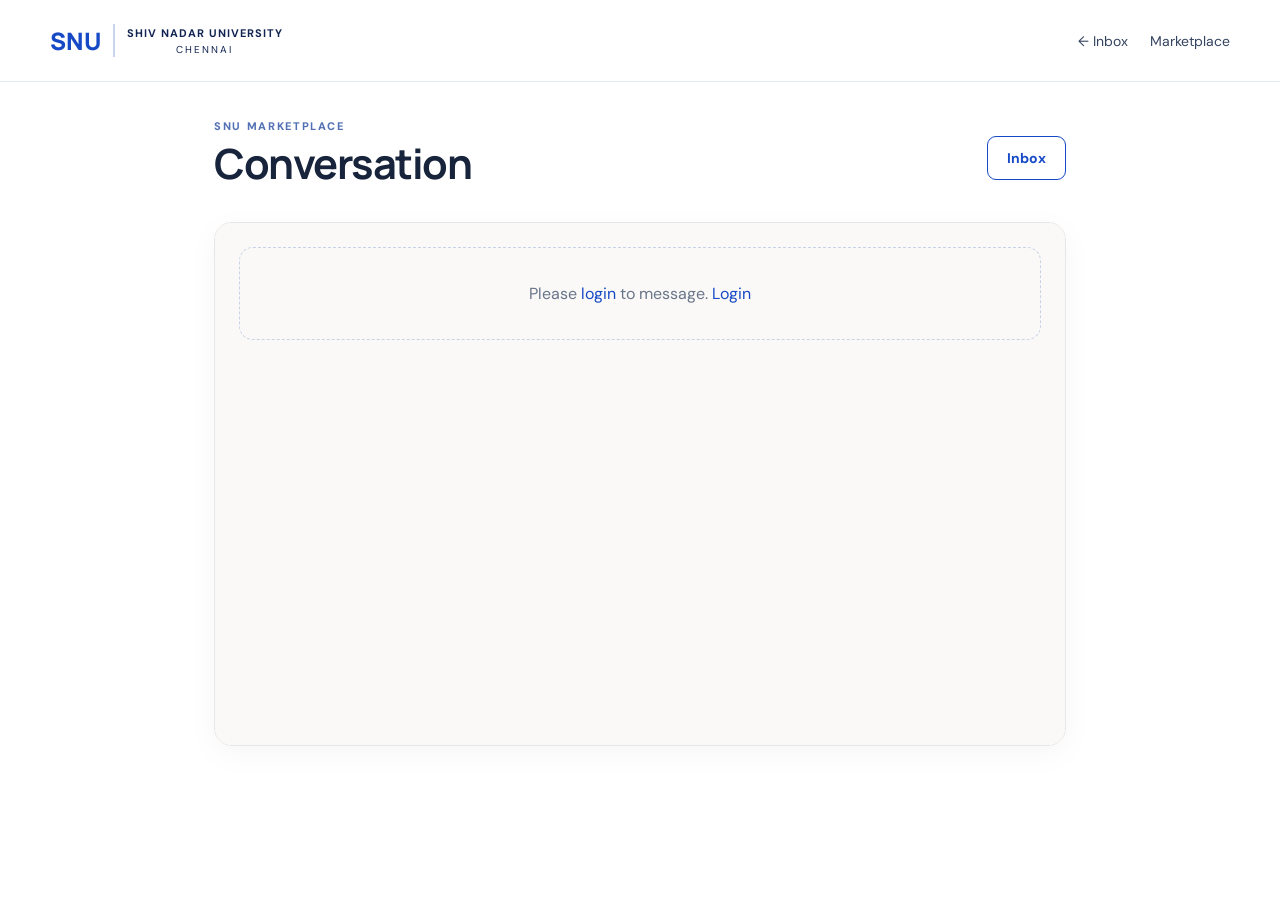
<file: chat.html>
<!doctype html>
<html lang="en">
  <head>
    <meta charset="UTF-8" />
    <meta name="viewport" content="width=device-width,initial-scale=1" />
    <title>Chat | SNU Marketplace</title>
    <link rel="stylesheet" href="css/style.css" />
    <link rel="stylesheet" href="css/messaging.css" />
  </head>
  <body>
    <header class="topbar">
      <a class="brand" href="index.html"
        ><span class="brandmark">SNU</span
        ><span><b>SHIV NADAR UNIVERSITY</b><small>CHENNAI</small></span></a
      >
      <nav>
        <a href="messages.html">← Inbox</a><a href="index.html">Marketplace</a>
      </nav>
    </header>
    <main class="page chat-page">
      <div class="chat-heading">
        <div>
          <span class="eyebrow">SNU MARKETPLACE</span>
          <h1 id="chatTitle">Conversation</h1>
          <p id="productContext" class="muted"></p>
        </div>
        <a class="btn btn-outline" href="messages.html">Inbox</a>
      </div>
      <div class="chat-shell">
        <div id="chatMessages" class="chat-messages"></div>
        <form id="messageForm" class="message-form">
          <input
            id="messageInput"
            maxlength="2000"
            autocomplete="off"
            placeholder="Write a message…"
            required
          /><button class="btn" type="submit">Send ↗</button>
        </form>
      </div>
    </main>
    <script src="js/messaging.js"></script>
  </body>
</html>
</file>
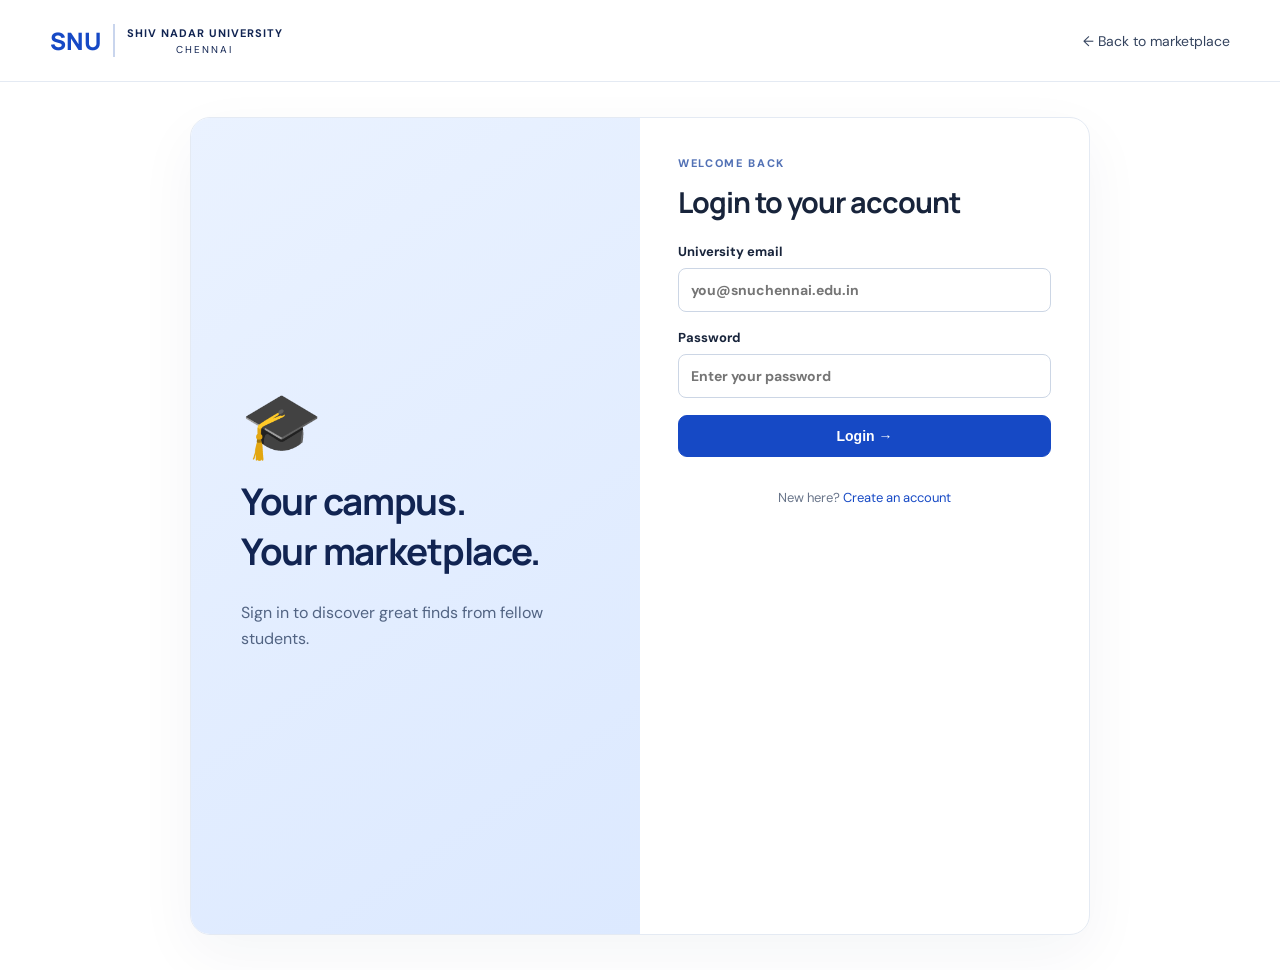
<file: login.html>
<!doctype html>
<html lang="en">
  <head>
    <meta charset="UTF-8" />
    <meta name="viewport" content="width=device-width,initial-scale=1" />
    <title>Login | SNU Marketplace</title>
    <link rel="stylesheet" href="css/style.css" />
  </head>
  <body>
    <header class="topbar">
      <a class="brand" href="index.html"
        ><span class="brandmark">SNU</span
        ><span><b>SHIV NADAR UNIVERSITY</b><small>CHENNAI</small></span></a
      >
      <nav><a href="index.html">← Back to marketplace</a></nav>
    </header>
    <main class="auth-wrap">
      <div class="auth-art">
        <div class="art-icon">🎓</div>
        <h2>Your campus.<br />Your marketplace.</h2>
        <p>Sign in to discover great finds from fellow students.</p>
      </div>
      <form class="form-card" id="loginForm">
        <span class="eyebrow">WELCOME BACK</span>
        <h1>Login to your account</h1>
        <label
          >University email<input
            type="email"
            id="email"
            required
            placeholder="you@snuchennai.edu.in" /></label
        ><label
          >Password<input
            type="password"
            id="password"
            required
            placeholder="Enter your password" /></label
        ><button class="btn full" type="submit">Login →</button>
        <p class="form-foot">
          New here? <a href="register.html">Create an account</a>
        </p>
        <p id="formMessage" class="message"></p>
      </form>
    </main>
    <script src="js/auth.js"></script>
  </body>
</html>
</file>
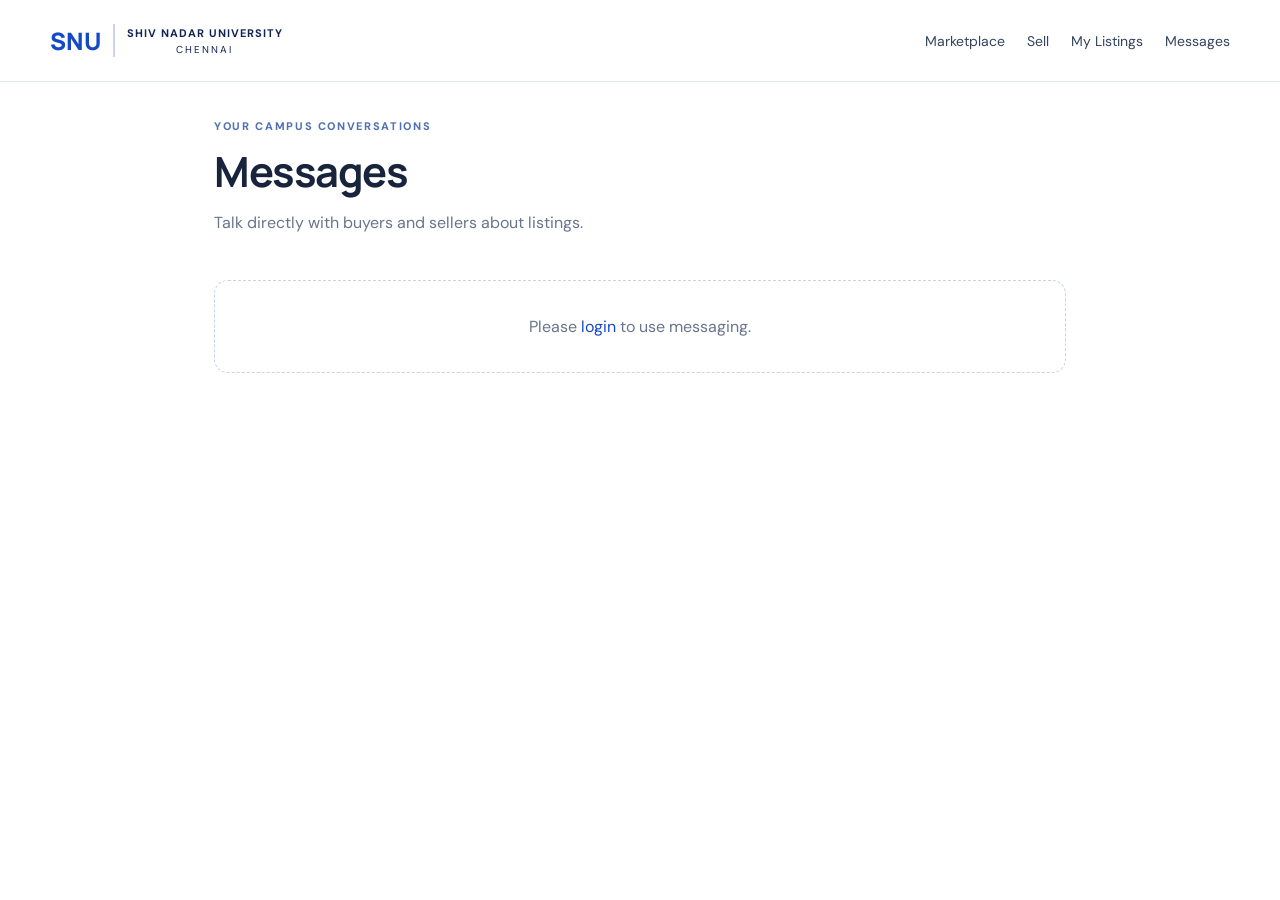
<file: messages.html>
<!doctype html>
<html lang="en">
  <head>
    <meta charset="UTF-8" />
    <meta name="viewport" content="width=device-width,initial-scale=1" />
    <title>Messages | SNU Marketplace</title>
    <link rel="stylesheet" href="css/style.css" />
    <link rel="stylesheet" href="css/messaging.css" />
  </head>
  <body>
    <header class="topbar">
      <a class="brand" href="index.html"
        ><span class="brandmark">SNU</span
        ><span><b>SHIV NADAR UNIVERSITY</b><small>CHENNAI</small></span></a
      >
      <nav>
        <a href="index.html">Marketplace</a><a href="sell.html">Sell</a
        ><a href="my-listings.html">My Listings</a
        ><a class="active" href="messages.html">Messages</a>
      </nav>
    </header>
    <main class="page messaging-page">
      <div class="section-head">
        <div>
          <span class="eyebrow">YOUR CAMPUS CONVERSATIONS</span>
          <h1>Messages</h1>
          <p class="muted">
            Talk directly with buyers and sellers about listings.
          </p>
        </div>
      </div>
      <div id="inbox" class="inbox-list"></div>
    </main>
    <script src="js/messaging.js"></script>
  </body>
</html>
</file>
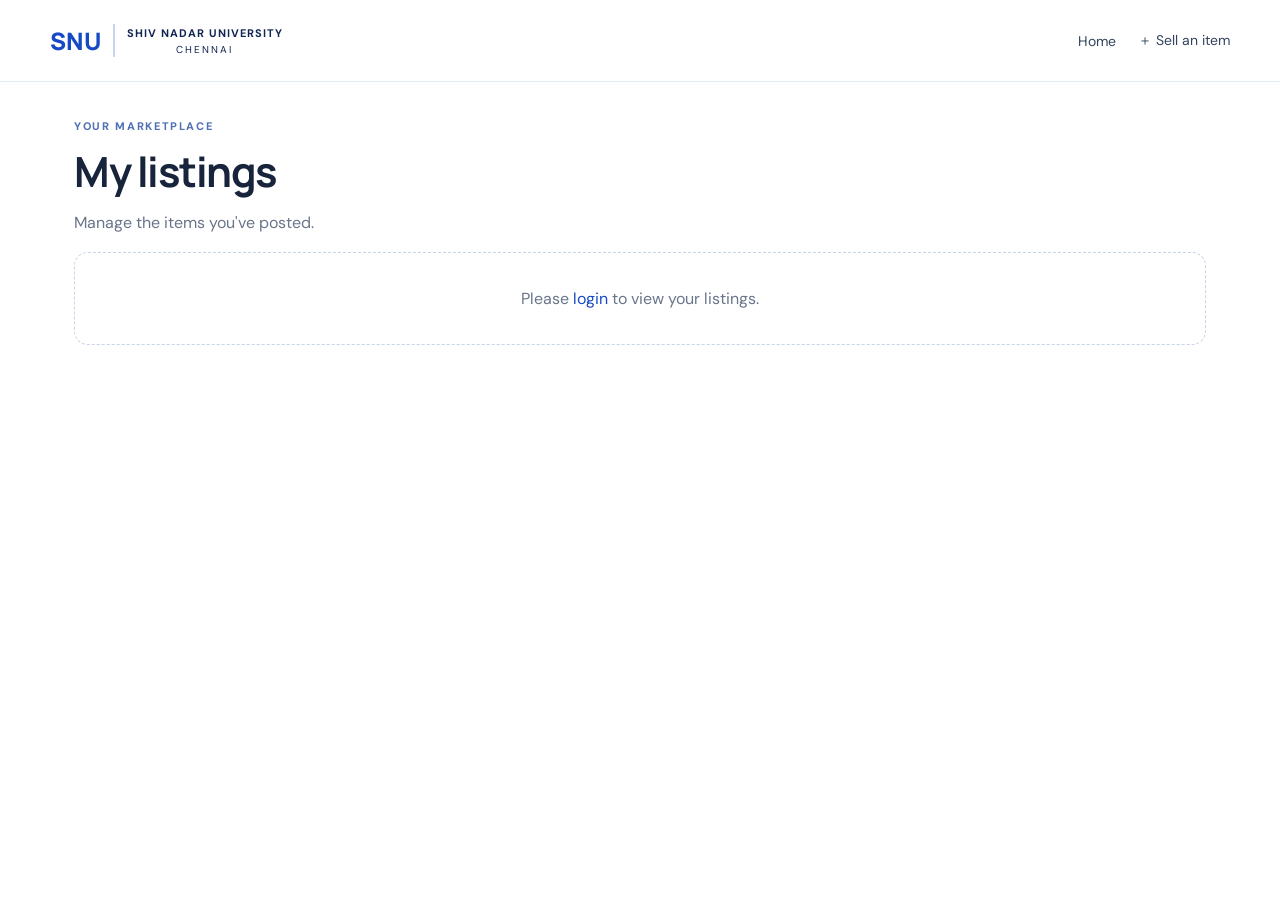
<file: my-listings.html>
<!doctype html>
<html lang="en">
  <head>
    <meta charset="UTF-8" />
    <meta name="viewport" content="width=device-width,initial-scale=1" />
    <title>My Listings | SNU Marketplace</title>
    <link rel="stylesheet" href="css/style.css" />
  </head>
  <body>
    <header class="topbar">
      <a class="brand" href="index.html"
        ><span class="brandmark">SNU</span
        ><span><b>SHIV NADAR UNIVERSITY</b><small>CHENNAI</small></span></a
      >
      <nav>
        <a href="index.html">Home</a><a href="sell.html">＋ Sell an item</a>
      </nav>
    </header>
    <main class="page">
      <span class="eyebrow">YOUR MARKETPLACE</span>
      <h1>My listings</h1>
      <p class="muted">Manage the items you've posted.</p>
      <div id="myListings" class="product-grid"></div>
      <p id="myMessage" class="message"></p>
    </main>
    <script src="js/products.js"></script>
  </body>
</html>
</file>
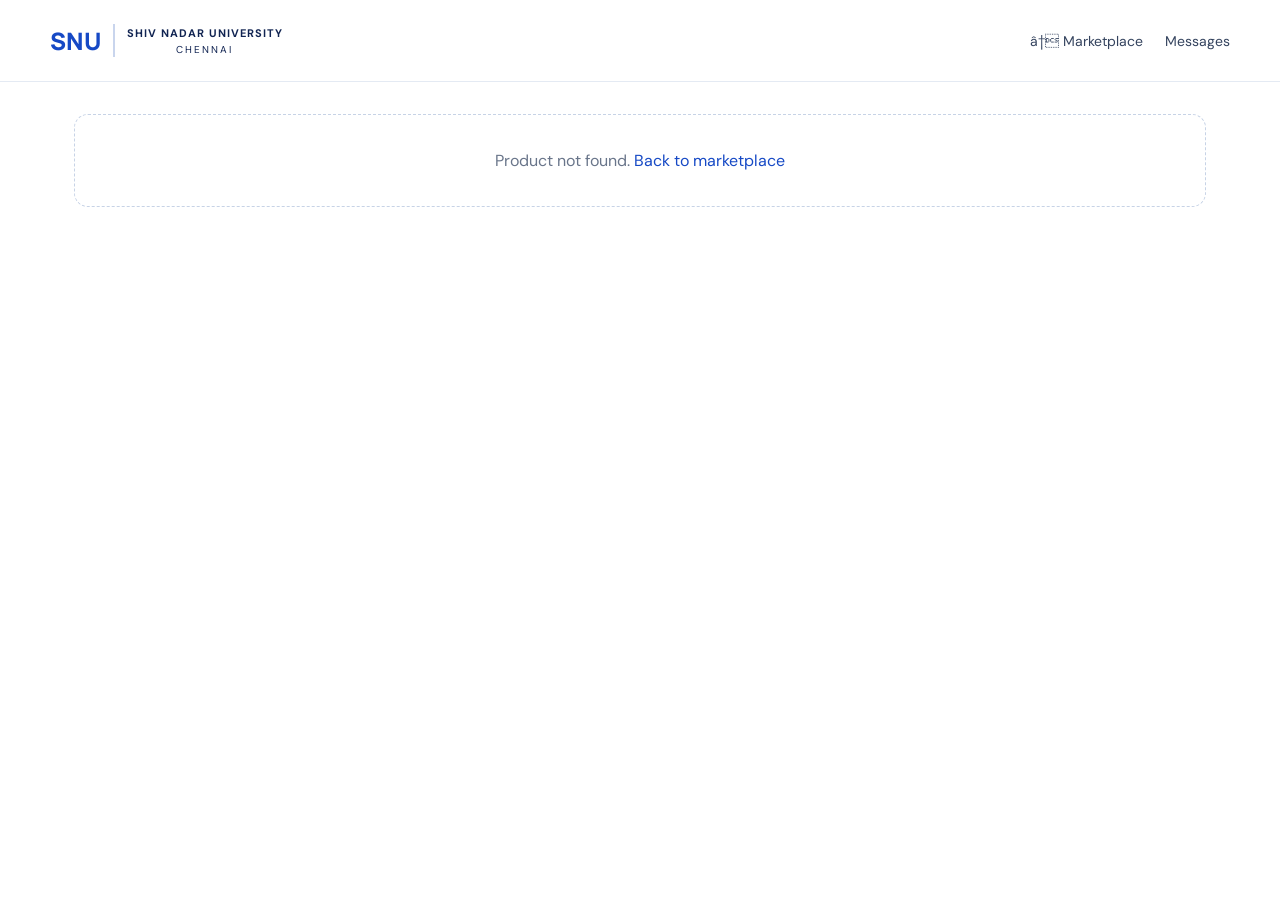
<file: product.html>
<!doctype html>
<html lang="en">
  <head>
    <meta charset="UTF-UTF-8" />
    <meta name="viewport" content="width=device-width,initial-scale=1" />
    <title>Product | SNU Marketplace</title>
    <link rel="stylesheet" href="css/style.css" />
  </head>
  <body>
    <header class="topbar">
      <a class="brand" href="index.html"
        ><span class="brandmark">SNU</span
        ><span><b>SHIV NADAR UNIVERSITY</b><small>CHENNAI</small></span></a
      >
      <nav>
        <a href="index.html">← Marketplace</a
        ><a href="messages.html">Messages</a>
      </nav>
    </header>
    <main class="page" id="productDetails"></main>
    <script src="js/products.js"></script>
  </body>
</html>
</file>
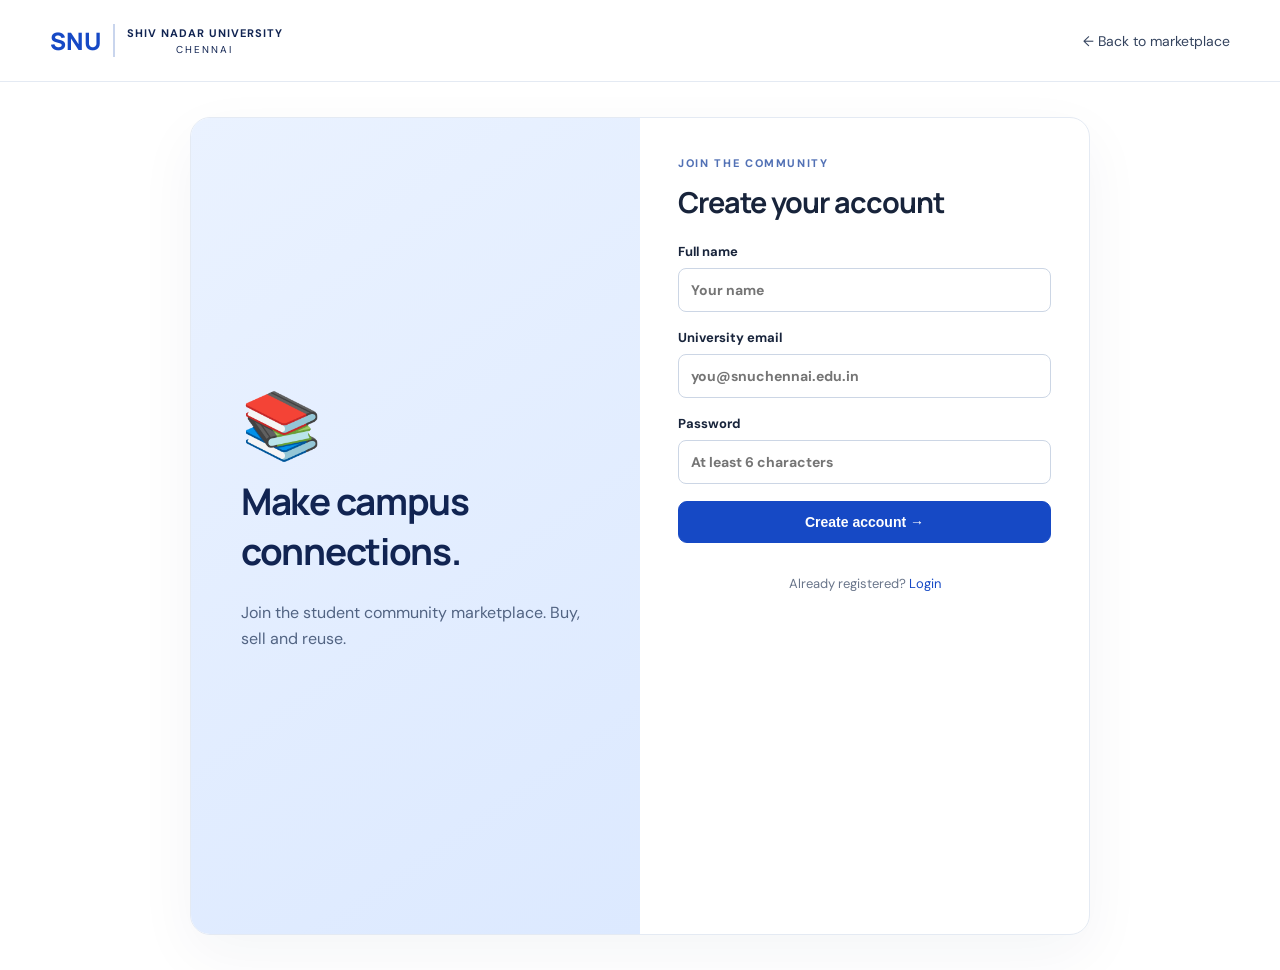
<file: register.html>
<!doctype html>
<html lang="en">
  <head>
    <meta charset="UTF-8" />
    <meta name="viewport" content="width=device-width,initial-scale=1" />
    <title>Register | SNU Marketplace</title>
    <link rel="stylesheet" href="css/style.css" />
  </head>
  <body>
    <header class="topbar">
      <a class="brand" href="index.html"
        ><span class="brandmark">SNU</span
        ><span><b>SHIV NADAR UNIVERSITY</b><small>CHENNAI</small></span></a
      >
      <nav><a href="index.html">← Back to marketplace</a></nav>
    </header>
    <main class="auth-wrap">
      <div class="auth-art">
        <div class="art-icon">📚</div>
        <h2>Make campus<br />connections.</h2>
        <p>Join the student community marketplace. Buy, sell and reuse.</p>
      </div>
      <form class="form-card" id="registerForm">
        <span class="eyebrow">JOIN THE COMMUNITY</span>
        <h1>Create your account</h1>
        <label
          >Full name<input id="name" required placeholder="Your name" /></label
        ><label
          >University email<input
            id="email"
            type="email"
            required
            placeholder="you@snuchennai.edu.in" /></label
        ><label
          >Password<input
            id="password"
            type="password"
            minlength="6"
            required
            placeholder="At least 6 characters" /></label
        ><button class="btn full" type="submit">Create account →</button>
        <p class="form-foot">
          Already registered? <a href="login.html">Login</a>
        </p>
        <p id="formMessage" class="message"></p>
      </form>
    </main>
    <script src="js/auth.js"></script>
  </body>
</html>
</file>
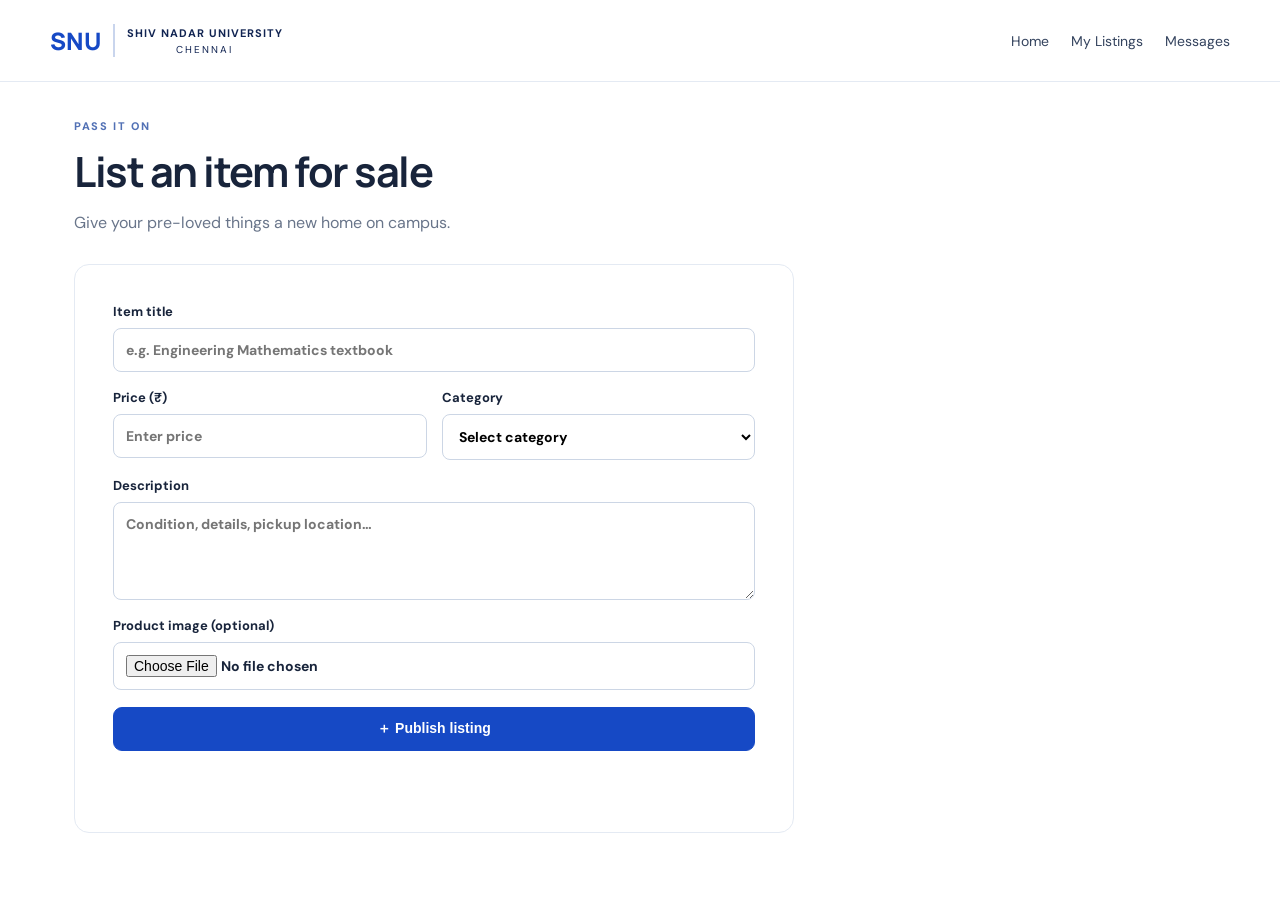
<file: sell.html>
<!doctype html>
<html lang="en">
  <head>
    <meta charset="UTF-8" />
    <meta name="viewport" content="width=device-width,initial-scale=1" />
    <title>Sell an item | SNU Marketplace</title>
    <link rel="stylesheet" href="css/style.css" />
  </head>
  <body>
    <header class="topbar">
      <a class="brand" href="index.html"
        ><span class="brandmark">SNU</span
        ><span><b>SHIV NADAR UNIVERSITY</b><small>CHENNAI</small></span></a
      >
      <nav>
        <a href="index.html">Home</a><a href="my-listings.html">My Listings</a
        ><a href="messages.html">Messages</a>
      </nav>
    </header>
    <main class="page">
      <span class="eyebrow">PASS IT ON</span>
      <h1>List an item for sale</h1>
      <p class="muted">Give your pre-loved things a new home on campus.</p>
      <form id="sellForm" class="form-card wide">
        <label
          >Item title<input
            id="title"
            required
            maxlength="100"
            placeholder="e.g. Engineering Mathematics textbook"
        /></label>
        <div class="form-row">
          <label
            >Price (₹)<input
              id="price"
              type="number"
              min="1"
              required
              placeholder="Enter price" /></label
          ><label
            >Category<select id="category" required>
              <option value="">Select category</option>
              <option>Books & Academic</option>
              <option>Electronics & Gadgets</option>
              <option>Hostel Essentials</option>
              <option>Clothing & Accessories</option>
              <option>Sports & Fitness</option>
              <option>Others</option>
            </select></label
          >
        </div>
        <label
          >Description<textarea
            id="description"
            required
            rows="4"
            placeholder="Condition, details, pickup location…"
          ></textarea></label
        ><label
          >Product image (optional)<input
            id="image"
            type="file"
            accept="image/*" /></label
        ><button class="btn" type="submit">＋ Publish listing</button>
        <p id="formMessage" class="message"></p>
      </form>
    </main>
    <script src="js/products.js"></script>
  </body>
</html>
</file>
<file: css/style.css>
@import url("https://fonts.googleapis.com/css2?family=DM+Sans:wght@400;500;600;700&family=Manrope:wght@600;700;800&display=swap");
:root {
  --blue: #1649c5;
  --navy: #112452;
  --ink: #18243b;
  --muted: #69758a;
  --line: #e4eaf3;
  --pale: #f3f7fd;
  --green: #178344;
}
* {
  box-sizing: border-box;
}
body {
  margin: 0;
  color: var(--ink);
  background: #fff;
  font-family: "DM Sans", Arial, sans-serif;
}
a {
  color: var(--blue);
  text-decoration: none;
}
h1,
h2,
h3 {
  font-family: Manrope, "DM Sans", sans-serif;
  letter-spacing: -0.035em;
}
h1 {
  font-size: clamp(2rem, 4vw, 3.2rem);
  line-height: 1.08;
  margin: 14px 0;
}
h2 {
  font-size: 1.65rem;
  margin: 8px 0;
}
p {
  line-height: 1.65;
}
.topbar {
  height: 82px;
  display: flex;
  align-items: center;
  justify-content: space-between;
  padding: 0 max(calc((100vw - 1180px) / 2), 24px);
  border-bottom: 1px solid var(--line);
  gap: 20px;
  position: sticky;
  top: 0;
  background: #ffffffed;
  backdrop-filter: blur(12px);
  z-index: 10;
}
.brand {
  display: flex;
  align-items: center;
  gap: 12px;
  color: var(--navy);
}
.brandmark {
  font-family: Manrope;
  font-weight: 800;
  font-size: 24px;
  color: var(--blue);
  border-right: 2px solid #c9d5ed;
  padding-right: 12px;
}
.brand b {
  font-size: 11px;
  letter-spacing: 0.09em;
  display: block;
}
.brand small {
  font-size: 10px;
  letter-spacing: 0.2em;
  display: block;
  text-align: center;
  margin-top: 3px;
}
.topbar nav {
  display: flex;
  align-items: center;
  gap: 22px;
  font-size: 14px;
}
.topbar nav > a:not(.btn) {
  color: #34435e;
}
.btn {
  display: inline-flex;
  align-items: center;
  justify-content: center;
  border: 1px solid var(--blue);
  background: var(--blue);
  color: white;
  padding: 12px 19px;
  border-radius: 9px;
  font-weight: 700;
  font-size: 14px;
  cursor: pointer;
  transition: 0.18s;
}
.btn:hover {
  background: #0e369c;
  transform: translateY(-1px);
}
.btn-outline {
  background: white;
  color: var(--blue);
}
.btn-light {
  background: #fff;
  color: var(--blue);
  border-color: #fff;
}
.btn-ghost {
  color: white;
  background: #ffffff20;
  border-color: #ffffff8a;
}
.container,
.page {
  max-width: 1180px;
  margin: 0 auto;
  padding: 32px 24px 65px;
}
.hero {
  min-height: 350px;
  border-radius: 22px;
  overflow: hidden;
  background:
    linear-gradient(90deg, #0c1f45e8 0%, #102950b0 44%, #10295008 100%),
    url("../images/campus-hero.png") center/cover;
  display: flex;
  align-items: center;
  padding: clamp(28px, 5vw, 64px);
  color: #fff;
}
.hero > div {
  max-width: 550px;
}
.hero h1 {
  font-size: clamp(2.5rem, 5vw, 4rem);
}
.hero p {
  font-size: 18px;
  max-width: 470px;
  color: #e8efff;
  margin-bottom: 24px;
}
.eyebrow {
  font-size: 11px;
  font-weight: 800;
  letter-spacing: 0.15em;
  color: #5271b5;
}
.hero .eyebrow {
  color: #c7d9ff;
}
.searchbar {
  display: flex;
  gap: 14px;
  margin: 25px 0 38px;
}
.searchbar input,
.searchbar select {
  border: 1px solid #ccd7e8;
  background: #fff;
  border-radius: 10px;
  padding: 14px 16px;
  font: inherit;
  color: var(--ink);
}
.searchbar input {
  flex: 1;
}
.searchbar select {
  width: 220px;
}
.section-head {
  display: flex;
  align-items: end;
  justify-content: space-between;
  margin-bottom: 18px;
}
.categories {
  display: grid;
  grid-template-columns: repeat(6, 1fr);
  gap: 14px;
}
.categories button {
  border: 1px solid var(--line);
  background: var(--pale);
  border-radius: 13px;
  padding: 20px 8px;
  color: var(--blue);
  font-size: 26px;
  cursor: pointer;
}
.categories button span {
  display: block;
  color: var(--ink);
  font-size: 13px;
  font-weight: 700;
  margin-top: 10px;
}
.categories button:hover {
  border-color: #9bb5ed;
  background: #e8f0ff;
}
.product-grid {
  display: grid;
  grid-template-columns: repeat(4, 1fr);
  gap: 18px;
}
.product-card {
  border: 1px solid var(--line);
  border-radius: 14px;
  overflow: hidden;
  background: white;
  transition: 0.2s;
  position: relative;
}
.product-card:hover {
  transform: translateY(-3px);
  box-shadow: 0 12px 28px #10295012;
}
.product-card img {
  width: 100%;
  height: 190px;
  object-fit: cover;
  background: #edf2fa;
}
.product-card .card-body {
  padding: 14px;
}
.product-card h3 {
  font-size: 16px;
  margin: 0 0 8px;
}
.price {
  font-size: 18px;
  font-weight: 800;
  color: var(--green);
  margin: 0 0 10px;
}
.meta {
  font-size: 12px;
  color: var(--muted);
  display: flex;
  align-items: center;
  gap: 6px;
}
.muted {
  color: var(--muted);
}
.trust {
  display: grid;
  grid-template-columns: repeat(3, 1fr);
  gap: 25px;
  background: var(--pale);
  padding: 25px;
  border-radius: 15px;
  margin-top: 50px;
}
.trust b,
.trust span {
  display: block;
}
.trust span {
  font-size: 13px;
  color: var(--muted);
  margin-top: 5px;
}
footer {
  border-top: 1px solid var(--line);
  padding: 24px max(calc((100vw - 1180px) / 2), 24px);
  display: flex;
  justify-content: space-between;
  color: var(--muted);
  font-size: 12px;
}
.auth-wrap {
  max-width: 900px;
  min-height: calc(100vh - 82px);
  margin: 35px auto;
  display: grid;
  grid-template-columns: 1fr 1fr;
  border: 1px solid var(--line);
  border-radius: 20px;
  overflow: hidden;
  box-shadow: 0 20px 60px #1029500c;
}
.auth-art {
  background: linear-gradient(145deg, #eaf2ff, #dce9ff);
  padding: 50px;
  display: flex;
  flex-direction: column;
  justify-content: center;
}
.auth-art h2 {
  font-size: 2.3rem;
  color: var(--navy);
}
.auth-art p {
  color: #526483;
}
.art-icon {
  font-size: 65px;
}
.form-card {
  padding: 38px;
  display: flex;
  flex-direction: column;
  gap: 17px;
}
.form-card h1 {
  font-size: 1.8rem;
  margin: 0 0 8px;
}
.form-card label {
  font-size: 13px;
  font-weight: 700;
  display: flex;
  flex-direction: column;
  gap: 8px;
}
.form-card input,
.form-card select,
.form-card textarea {
  font: inherit;
  font-size: 14px;
  border: 1px solid #ccd6e5;
  border-radius: 8px;
  padding: 12px;
  background: #fff;
  outline-color: #7195e9;
}
.form-foot {
  text-align: center;
  font-size: 13px;
  color: var(--muted);
}
.full {
  width: 100%;
}
.message {
  font-size: 13px;
  color: #b42318;
}
.wide {
  max-width: 720px;
  margin-top: 28px;
  border: 1px solid var(--line);
  border-radius: 15px;
}
.form-row {
  display: grid;
  grid-template-columns: 1fr 1fr;
  gap: 15px;
}
.page h1 {
  font-size: 2.6rem;
}
.product-detail {
  display: grid;
  grid-template-columns: 1fr 1fr;
  gap: 38px;
  margin-top: 25px;
}
.product-detail img {
  width: 100%;
  border-radius: 18px;
  background: var(--pale);
  object-fit: cover;
  max-height: 440px;
}
.product-detail .price {
  font-size: 28px;
}
.empty {
  border: 1px dashed #c7d3e6;
  padding: 35px;
  text-align: center;
  border-radius: 14px;
  color: var(--muted);
  grid-column: 1/-1;
}
.small-btn {
  padding: 7px 10px;
  font-size: 12px;
  margin: 4px;
}
.delete {
  background: #fff;
  color: #b42318;
  border-color: #f0b9b5;
}
.product-card .actions {
  padding: 0 14px 14px;
}
.product-card .actions button {
  cursor: pointer;
}
@media (max-width: 850px) {
  .topbar {
    padding: 0 16px;
  }
  .topbar nav {
    gap: 10px;
  }
  .topbar nav > a:not(.btn) {
    display: none;
  }
  .categories {
    grid-template-columns: repeat(3, 1fr);
  }
  .product-grid {
    grid-template-columns: repeat(2, 1fr);
  }
  .auth-wrap {
    margin: 18px;
    grid-template-columns: 1fr;
  }
  .auth-art {
    padding: 25px;
  }
  .trust {
    grid-template-columns: 1fr;
  }
  .product-detail {
    grid-template-columns: 1fr;
  }
}
@media (max-width: 500px) {
  .container,
  .page {
    padding: 20px 14px 45px;
  }
  .hero {
    padding: 25px;
    min-height: 400px;
  }
  .searchbar {
    flex-direction: column;
  }
  .searchbar select {
    width: 100%;
  }
  .categories {
    gap: 8px;
  }
  .categories button {
    padding: 14px 4px;
  }
  .product-grid {
    gap: 10px;
  }
  .product-card img {
    height: 140px;
  }
  .product-card .card-body {
    padding: 10px;
  }
  .product-card h3 {
    font-size: 14px;
  }
  .topbar {
    height: 70px;
  }
  .brand b {
    font-size: 9px;
  }
  .brandmark {
    font-size: 20px;
  }
  .topbar nav .btn {
    padding: 8px 10px;
    font-size: 12px;
  }
  .form-row {
    grid-template-columns: 1fr;
  }
  footer {
    padding: 20px;
    flex-direction: column;
    gap: 8px;
  }
}

/* ===== Final hero and overflow fixes ===== */
html {
  scroll-behavior: smooth;
}
body {
  max-width: 100%;
  overflow-x: hidden;
}
img,
video,
iframe {
  max-width: 100%;
}
.hero {
  position: relative;
  isolation: isolate;
  min-height: clamp(360px, 38vw, 440px);
  padding: clamp(24px, 5vw, 64px);
  background-color: #10254a;
  background-image:
    linear-gradient(
      90deg,
      #10254a 0%,
      rgba(16, 37, 74, 0.96) 28%,
      rgba(16, 37, 74, 0.72) 48%,
      rgba(16, 37, 74, 0.06) 78%
    ),
    url("../images/campus-hero.png");
  background-repeat: no-repeat;
  background-size: cover;
  background-position: center right;
  border-radius: 22px;
}
.hero > div {
  width: 100%;
  max-width: 570px;
  min-width: 0;
}
.hero h1 {
  max-width: 570px;
  font-size: clamp(2.35rem, 5vw, 4rem);
  line-height: 1.08;
  overflow-wrap: normal;
}
.hero p {
  max-width: 460px;
  color: #f1f5ff;
}
.hero .eyebrow {
  color: #d6e3ff;
}
.hero .btn {
  margin: 5px 8px 0 0;
}
.searchbar {
  min-width: 0;
}
.searchbar input {
  min-width: 0;
  width: 100%;
}
.product-grid,
.categories {
  min-width: 0;
}
.product-card {
  min-width: 0;
}
.product-card img {
  display: block;
  object-fit: cover;
  max-width: 100%;
}
@media (max-width: 700px) {
  .hero {
    background-image:
      linear-gradient(90deg, rgba(16, 37, 74, 0.96), rgba(16, 37, 74, 0.78)),
      url("../images/campus-building.jpg");
    background-position: center;
    min-height: 390px;
  }
  .hero h1 {
    font-size: clamp(2.25rem, 8vw, 3.2rem);
  }
  .hero .btn {
    margin-bottom: 8px;
  }
}
@media (max-width: 380px) {
  .hero {
    padding: 20px;
  }
  .hero h1 {
    font-size: 2rem;
  }
  .topbar nav {
    gap: 6px;
  }
  .brand {
    gap: 7px;
  }
}
</file>
<file: css/messaging.css>
/* Messaging feature */
.messaging-page,
.chat-page {
  max-width: 900px;
}
.inbox-list {
  display: grid;
  gap: 12px;
  margin-top: 28px;
}
.thread-card {
  display: flex;
  gap: 14px;
  align-items: center;
  padding: 18px;
  border: 1px solid var(--line, #e7e7e7);
  border-radius: 16px;
  background: #fff;
  text-decoration: none;
  color: inherit;
  transition:
    transform 0.15s,
    box-shadow 0.15s;
}
.thread-card:hover {
  transform: translateY(-2px);
  box-shadow: 0 8px 24px rgba(20, 20, 20, 0.08);
}
.thread-avatar {
  width: 48px;
  height: 48px;
  border-radius: 50%;
  background: #f3f1ed;
  display: grid;
  place-items: center;
  font-size: 22px;
  flex-shrink: 0;
}
.thread-content {
  min-width: 0;
  flex: 1;
}
.thread-top {
  display: flex;
  justify-content: space-between;
  gap: 12px;
  align-items: center;
}
.thread-top time,
.bubble time {
  font-size: 11px;
  color: #888;
  white-space: nowrap;
}
.thread-content p {
  margin: 7px 0;
  color: #666;
  overflow: hidden;
  text-overflow: ellipsis;
  white-space: nowrap;
}
.thread-product {
  font-size: 12px;
  color: #8b6a42;
}
.inbox-empty {
  text-align: center;
  padding: 50px 20px;
}
.empty-icon {
  font-size: 36px;
  margin-bottom: 10px;
}
.chat-heading {
  display: flex;
  justify-content: space-between;
  gap: 20px;
  align-items: center;
  margin-bottom: 20px;
}
.chat-heading h1 {
  margin: 6px 0;
}
.chat-shell {
  border: 1px solid #e7e7e7;
  border-radius: 18px;
  overflow: hidden;
  background: #fff;
  box-shadow: 0 8px 30px rgba(0, 0, 0, 0.04);
}
.chat-messages {
  height: min(58vh, 560px);
  min-height: 300px;
  overflow-y: auto;
  padding: 24px;
  display: flex;
  flex-direction: column;
  gap: 12px;
  background: #faf9f7;
}
.chat-empty {
  margin: auto;
  text-align: center;
  color: #888;
  max-width: 300px;
  line-height: 1.6;
}
.message-row {
  display: flex;
  width: 100%;
}
.message-row.mine {
  justify-content: flex-end;
}
.message-row.theirs {
  justify-content: flex-start;
}
.bubble {
  max-width: min(75%, 520px);
  padding: 12px 15px;
  border-radius: 16px;
  background: #fff;
  border: 1px solid #ece8e2;
  overflow-wrap: anywhere;
  line-height: 1.5;
}
.mine .bubble {
  background: #243e32;
  color: white;
  border-color: #243e32;
  border-bottom-right-radius: 5px;
}
.theirs .bubble {
  border-bottom-left-radius: 5px;
}
.bubble time {
  display: block;
  text-align: right;
  margin-top: 5px;
  color: #aaa;
}
.mine .bubble time {
  color: #d2dcd5;
}
.message-form {
  display: flex;
  gap: 10px;
  padding: 14px;
  border-top: 1px solid #eee;
  background: white;
}
.message-form input {
  flex: 1;
  min-width: 0;
  padding: 13px 15px;
  border: 1px solid #ddd;
  border-radius: 10px;
  font: inherit;
  outline: none;
}
.message-form input:focus {
  border-color: #243e32;
  box-shadow: 0 0 0 3px rgba(36, 62, 50, 0.08);
}
.message-form button {
  white-space: nowrap;
}
@media (max-width: 600px) {
  .chat-heading {
    align-items: flex-start;
  }
  .chat-messages {
    padding: 14px;
    height: 55vh;
  }
  .bubble {
    max-width: 88%;
  }
  .message-form {
    padding: 10px;
  }
  .thread-card {
    padding: 13px;
  }
  .thread-top {
    align-items: flex-start;
    flex-direction: column;
    gap: 3px;
  }
}
</file>
